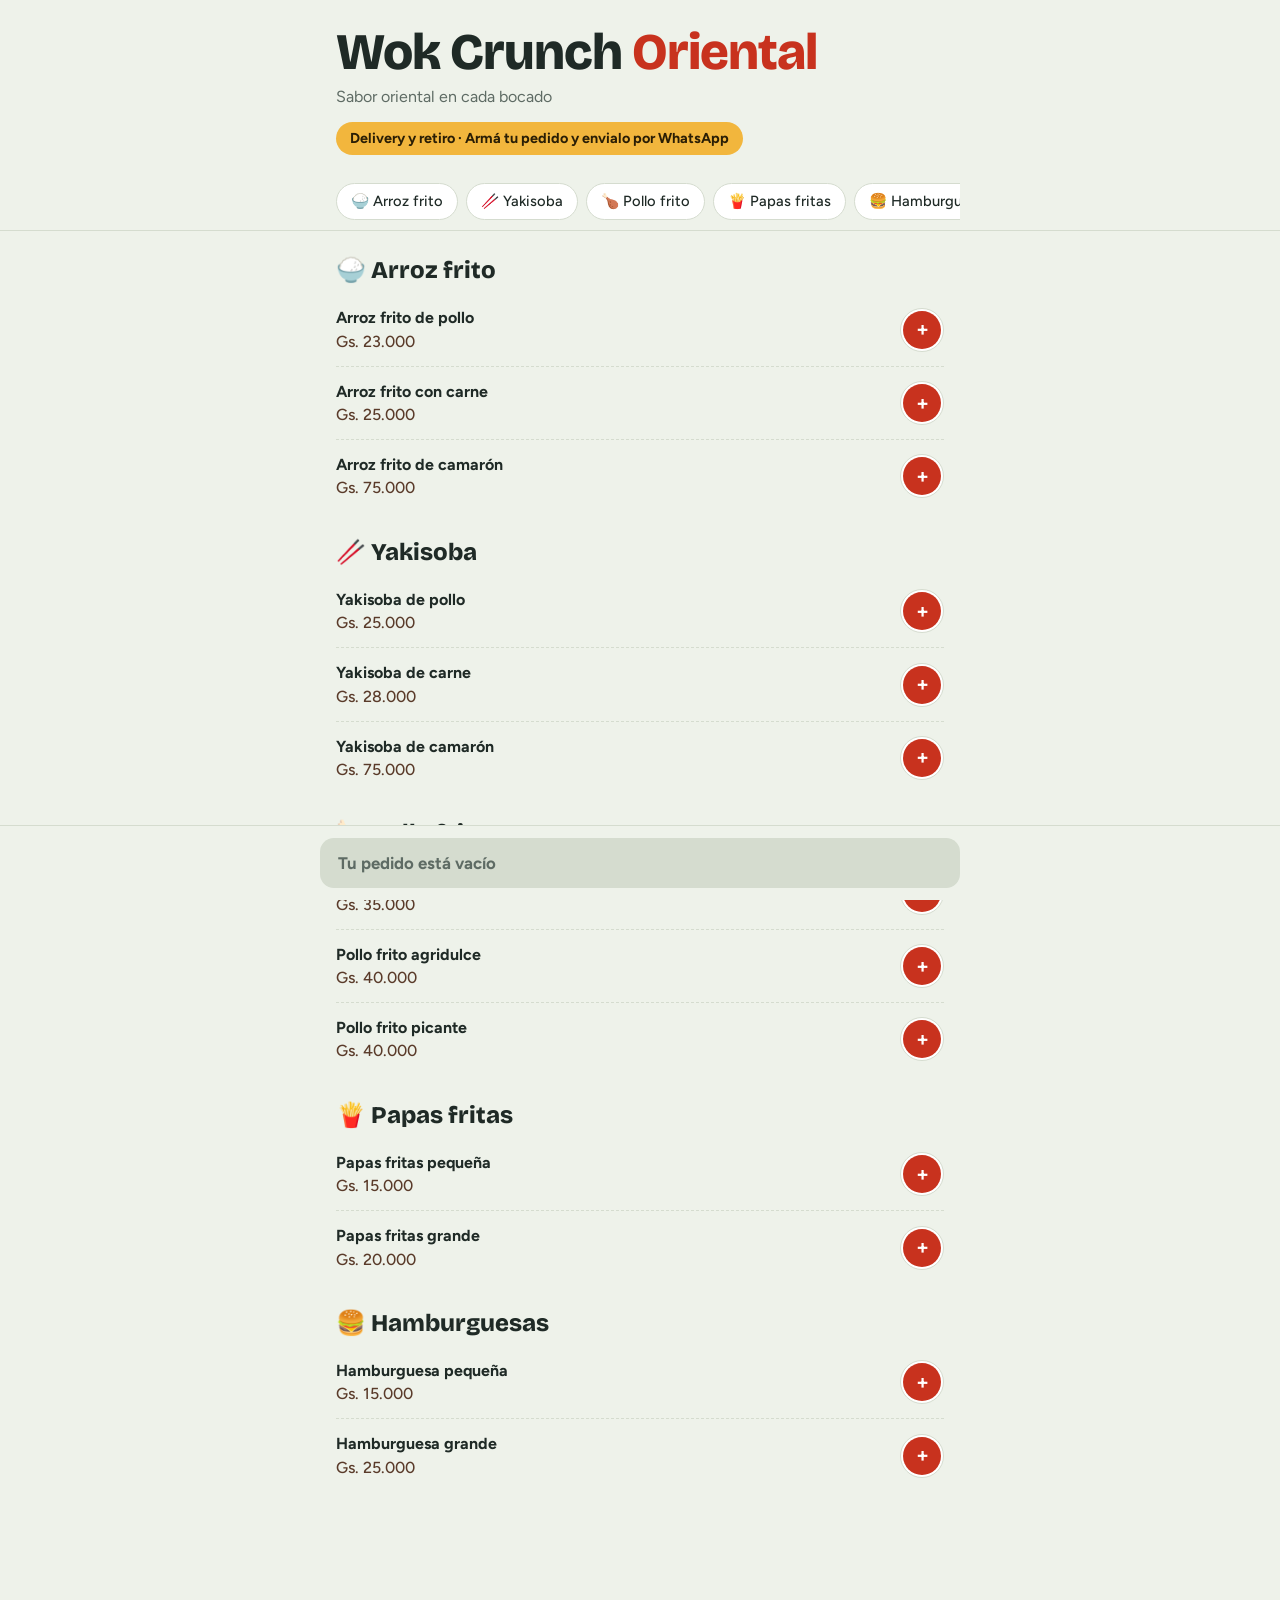
<file: public/assets/aistudio/wok-crunch-menu_ea94c439.html>
<!DOCTYPE html>
<html lang="es">
<head>
<meta charset="utf-8">
<meta name="viewport" content="width=device-width, initial-scale=1, viewport-fit=cover">
<title>Wok Crunch Oriental · Menú</title>
<link rel="stylesheet" href="https://fonts.googleapis.com/css2?family=Bricolage+Grotesque:wght@600;800&family=Figtree:wght@400;500;700&display=swap">
<style>
:root{
  --bg:#EEF2EA;--surface:#FFFFFF;--ink:#1F2A26;--muted:#5E6B64;--line:#D5DCCF;
  --red:#C8321E;--red-ink:#FFFFFF;--sesame:#F2B63D;--soy:#5A3B2A;
  box-sizing:border-box;padding-top:env(safe-area-inset-top,0px);padding-bottom:env(safe-area-inset-bottom,0px);
  color-scheme:light;
}
@media (prefers-color-scheme:dark){:root:not([data-theme="light"]){
  --bg:#14201B;--surface:#1D2B25;--ink:#EDF1E9;--muted:#A3B2A9;--line:#2F4037;
  --red:#E4553F;--red-ink:#1A0D09;--sesame:#F2B63D;--soy:#E3C3AE;color-scheme:dark}}
:root[data-theme="dark"]{--bg:#14201B;--surface:#1D2B25;--ink:#EDF1E9;--muted:#A3B2A9;--line:#2F4037;--red:#E4553F;--red-ink:#1A0D09;--sesame:#F2B63D;--soy:#E3C3AE;color-scheme:dark}
html{height:100%;scroll-padding-top:calc(env(safe-area-inset-top,0px) + 64px);scroll-behavior:smooth}
*{box-sizing:border-box}
body{margin:0;min-height:100%;background:var(--bg);color:var(--ink);font:400 16px/1.45 Figtree,system-ui,-apple-system,Segoe UI,sans-serif;padding-bottom:110px}
.wrap{max-width:640px;margin:0 auto;padding:0 16px}
header{padding:28px 0 18px}
h1{font:800 clamp(2.1rem,9vw,3.2rem)/.95 "Bricolage Grotesque",Figtree,system-ui,sans-serif;margin:0 0 8px;letter-spacing:-.02em}
h1 span{color:var(--red)}
.tag{margin:0;color:var(--muted)}
.info{margin-top:14px;display:inline-block;background:var(--sesame);color:#2A1E05;border-radius:999px;padding:6px 14px;font-weight:700;font-size:.9rem}
body::before{content:"";position:fixed;inset:0 0 auto;height:env(safe-area-inset-top,0px);background:var(--bg);z-index:10}
nav{position:sticky;top:env(safe-area-inset-top,0px);z-index:9;background:var(--bg);border-bottom:1px solid var(--line)}
nav .wrap{display:flex;gap:8px;overflow-x:auto;padding-top:10px;padding-bottom:10px;scrollbar-width:none}
nav a{flex:none;text-decoration:none;color:var(--ink);border:1.5px solid var(--line);background:var(--surface);padding:7px 14px;border-radius:999px;font-weight:500;font-size:.92rem}
nav a:focus-visible,button:focus-visible,input:focus-visible,select:focus-visible,textarea:focus-visible{outline:3px solid var(--sesame);outline-offset:2px}
section{padding-top:26px}
h2{font:800 1.5rem/1.1 "Bricolage Grotesque",Figtree,sans-serif;margin:0 0 10px}
.item{display:flex;align-items:center;gap:12px;padding:13px 0;border-bottom:1px dashed var(--line)}
.item:last-child{border-bottom:0}
.item .n{flex:1;min-width:0}
.item .n b{display:block;font-weight:700}
.item .n i{font-style:normal;color:var(--soy);font-weight:500}
.step{display:flex;align-items:center;gap:2px;background:var(--surface);border:1.5px solid var(--line);border-radius:999px;padding:2px}
.step button{width:38px;height:38px;border:0;border-radius:50%;background:transparent;color:var(--ink);font:700 1.3rem/1 Figtree,sans-serif;cursor:pointer}
.step button.add{background:var(--red);color:var(--red-ink)}
.step output{min-width:24px;text-align:center;font-weight:700}
.bar{position:fixed;left:0;right:0;bottom:0;z-index:20;padding:12px 16px calc(12px + env(safe-area-inset-bottom,0px));background:var(--bg);border-top:1px solid var(--line)}
.bar button{display:flex;width:100%;max-width:640px;margin:0 auto;justify-content:space-between;align-items:center;border:0;border-radius:14px;background:var(--red);color:var(--red-ink);font:700 1.05rem Figtree,sans-serif;padding:15px 18px;cursor:pointer}
.bar button:disabled{background:var(--line);color:var(--muted);cursor:default}
.sheet{position:fixed;inset:0;z-index:30;background:rgba(10,16,13,.6);display:none;align-items:flex-end;justify-content:center}
.sheet.open{display:flex}
.panel{background:var(--bg);width:100%;max-width:640px;max-height:92%;overflow:auto;border-radius:20px 20px 0 0;padding:20px 16px calc(20px + env(safe-area-inset-bottom,0px))}
.panel h3{font:800 1.4rem "Bricolage Grotesque",Figtree,sans-serif;margin:0 0 8px;display:flex;justify-content:space-between;align-items:center}
.x{border:0;background:var(--surface);color:var(--ink);width:36px;height:36px;border-radius:50%;font-size:1.1rem;cursor:pointer}
.line{display:flex;justify-content:space-between;gap:12px;padding:6px 0}
.total{display:flex;justify-content:space-between;font-weight:800;font-size:1.15rem;border-top:2px solid var(--ink);margin-top:8px;padding-top:10px}
label{display:block;font-weight:700;margin:14px 0 6px;font-size:.95rem}
input,select,textarea{width:100%;font:inherit;color:var(--ink);background:var(--surface);border:1.5px solid var(--line);border-radius:10px;padding:11px 12px}
.seg{display:grid;grid-template-columns:1fr 1fr;gap:8px}
.seg label{margin:0;font-weight:500;border:1.5px solid var(--line);background:var(--surface);border-radius:10px;padding:11px;text-align:center;cursor:pointer}
.seg input{position:absolute;opacity:0;width:0}
.seg input:checked+span{font-weight:700}
.seg label:has(input:checked){border-color:var(--red);box-shadow:inset 0 0 0 1.5px var(--red)}
.loc{margin-top:8px;background:transparent;border:1.5px dashed var(--line);color:var(--ink);border-radius:10px;padding:9px 12px;font:inherit;cursor:pointer;width:100%}
.send{margin-top:20px;width:100%;border:0;border-radius:14px;background:#1FA855;color:#fff;font:700 1.05rem Figtree,sans-serif;padding:15px;cursor:pointer}
.err{color:var(--red);font-weight:700;margin:10px 0 0;min-height:1.2em}
.hide{display:none}
@media (prefers-reduced-motion:reduce){html{scroll-behavior:auto}}
</style>
</head>
<body>
<header><div class="wrap">
  <h1>Wok Crunch <span>Oriental</span></h1>
  <p class="tag">Sabor oriental en cada bocado</p>
  <span class="info">Delivery y retiro · Armá tu pedido y envialo por WhatsApp</span>
</div></header>
<nav><div class="wrap" id="chips"></div></nav>
<main class="wrap" id="menu"></main>

<div class="bar"><button id="open" disabled><span id="cnt">Tu pedido está vacío</span><span id="tot"></span></button></div>

<div class="sheet" id="sheet" role="dialog" aria-modal="true" aria-label="Tu pedido">
<div class="panel">
  <h3>Tu pedido <button class="x" id="close" aria-label="Cerrar">✕</button></h3>
  <div id="lines"></div>
  <div class="total"><span>Total</span><span id="sum"></span></div>

  <label for="name">Nombre</label>
  <input id="name" autocomplete="name" placeholder="Tu nombre">

  <label>Tipo de entrega</label>
  <div class="seg">
    <label><input type="radio" name="tipo" value="Delivery" checked><span>🛵 Delivery</span></label>
    <label><input type="radio" name="tipo" value="Retiro"><span>🏪 Retiro</span></label>
  </div>

  <div id="addrBox">
    <label for="addr">Dirección / ubicación</label>
    <textarea id="addr" rows="2" placeholder="Calle, número, referencia"></textarea>
    <button class="loc" id="loc" type="button">📍 Agregar mi ubicación actual</button>
  </div>

  <label for="pay">Forma de pago</label>
  <select id="pay"><option>Efectivo</option><option>Transferencia</option></select>

  <label for="obs">Observaciones (opcional)</label>
  <input id="obs" placeholder="Ej: sin cebolla">

  <p class="err" id="err" role="alert"></p>
  <button class="send" id="send">Enviar pedido por WhatsApp</button>
</div>
</div>

<script>
// Número de WhatsApp del negocio, con código de país y sin signos. Ej: "595981123456".
// Si queda vacío, WhatsApp abre y deja elegir el contacto.
var WHATSAPP = "595991607393";

var MENU = [
  {id:"arroz", t:"🍚 Arroz frito", items:[["Arroz frito de pollo",23000],["Arroz frito con carne",25000],["Arroz frito de camarón",75000]]},
  {id:"yaki", t:"🥢 Yakisoba", items:[["Yakisoba de pollo",25000],["Yakisoba de carne",28000],["Yakisoba de camarón",75000]]},
  {id:"pollo", t:"🍗 Pollo frito", items:[["Pollo frito normal",35000],["Pollo frito agridulce",40000],["Pollo frito picante",40000]]},
  {id:"papas", t:"🍟 Papas fritas", items:[["Papas fritas pequeña",15000],["Papas fritas grande",20000]]},
  {id:"burg", t:"🍔 Hamburguesas", items:[["Hamburguesa pequeña",15000],["Hamburguesa grande",25000]]}
];
var qty = {}; // clave "c-i" -> cantidad
function gs(n){return "Gs. " + String(n).replace(/\B(?=(\d{3})+(?!\d))/g,".");}
function $(id){return document.getElementById(id);}

var menuEl=$("menu"), chips=$("chips");
MENU.forEach(function(c,ci){
  var a=document.createElement("a"); a.href="#"+c.id; a.textContent=c.t; chips.appendChild(a);
  var s=document.createElement("section"); s.id=c.id;
  var h='<h2>'+c.t+'</h2>';
  c.items.forEach(function(it,ii){
    var k=ci+"-"+ii;
    h+='<div class="item"><div class="n"><b>'+it[0]+'</b><i>'+gs(it[1])+'</i></div>'+
       '<div class="step" data-k="'+k+'"><button type="button" data-d="-1" aria-label="Quitar" class="hide">−</button>'+
       '<output class="hide">0</output><button type="button" data-d="1" class="add" aria-label="Agregar">+</button></div></div>';
  });
  s.innerHTML=h; menuEl.appendChild(s);
});

menuEl.addEventListener("click",function(e){
  var b=e.target.closest("button[data-d]"); if(!b) return;
  change(b.parentNode.getAttribute("data-k"), +b.getAttribute("data-d"));
});

function change(k,d){
  qty[k]=Math.max(0,(qty[k]||0)+d);
  var st=document.querySelector('.step[data-k="'+k+'"]');
  var q=qty[k];
  st.querySelector("output").textContent=q;
  st.querySelector("output").classList.toggle("hide",q===0);
  st.querySelector('[data-d="-1"]').classList.toggle("hide",q===0);
  refresh();
}
function cart(){
  var out=[],total=0,count=0;
  MENU.forEach(function(c,ci){c.items.forEach(function(it,ii){
    var q=qty[ci+"-"+ii]||0; if(q){out.push({n:it[0],q:q,s:q*it[1]});total+=q*it[1];count+=q;}
  });});
  return {lines:out,total:total,count:count};
}
function refresh(){
  var c=cart();
  $("open").disabled=c.count===0;
  $("cnt").textContent=c.count?("Ver pedido ("+c.count+(c.count===1?" ítem)":" ítems)")):"Tu pedido está vacío";
  $("tot").textContent=c.count?gs(c.total):"";
  if($("sheet").classList.contains("open")) renderLines();
}
function renderLines(){
  var c=cart();
  $("lines").innerHTML=c.lines.map(function(l){return '<div class="line"><span>'+l.q+' × '+l.n+'</span><b>'+gs(l.s)+'</b></div>';}).join("");
  $("sum").textContent=gs(c.total);
  if(!c.count) closeSheet();
}
function openSheet(){renderLines();$("sheet").classList.add("open");}
function closeSheet(){$("sheet").classList.remove("open");}
$("open").onclick=openSheet; $("close").onclick=closeSheet;
$("sheet").addEventListener("click",function(e){if(e.target===this)closeSheet();});
document.addEventListener("keydown",function(e){if(e.key==="Escape")closeSheet();});

function tipo(){return document.querySelector('input[name="tipo"]:checked').value;}
document.querySelectorAll('input[name="tipo"]').forEach(function(r){
  r.onchange=function(){$("addrBox").classList.toggle("hide",tipo()==="Retiro");};
});
$("loc").onclick=function(){
  var btn=this;
  if(!navigator.geolocation){$("err").textContent="Tu navegador no permite obtener la ubicación.";return;}
  btn.textContent="Buscando ubicación…";
  navigator.geolocation.getCurrentPosition(function(p){
    var link="https://maps.google.com/?q="+p.coords.latitude.toFixed(6)+","+p.coords.longitude.toFixed(6);
    $("addr").value=($("addr").value?$("addr").value+"\n":"")+link;
    btn.textContent="📍 Ubicación agregada"; $("err").textContent="";
  },function(){btn.textContent="📍 Agregar mi ubicación actual";$("err").textContent="No pudimos obtener tu ubicación. Escribí la dirección.";});
};

$("send").onclick=function(){
  var c=cart(), name=$("name").value.trim(), t=tipo(), addr=$("addr").value.trim();
  if(!c.count){$("err").textContent="Agregá al menos un plato.";return;}
  if(!name){$("err").textContent="Escribí tu nombre.";$("name").focus();return;}
  if(t==="Delivery"&&!addr){$("err").textContent="Escribí la dirección o agregá tu ubicación.";$("addr").focus();return;}
  $("err").textContent="";
  var m="🥢 *NUEVO PEDIDO · WOK CRUNCH ORIENTAL*\n\n1️⃣ *Pedido:*\n";
  c.lines.forEach(function(l){m+="• "+l.q+" × "+l.n+" — "+gs(l.s)+"\n";});
  m+="\n💰 *Total:* "+gs(c.total)+"\n2️⃣ *Nombre:* "+name+"\n3️⃣ *Entrega:* "+t+"\n";
  if(t==="Delivery") m+="4️⃣ *Dirección:* "+addr+"\n";
  m+="5️⃣ *Pago:* "+$("pay").value;
  var o=$("obs").value.trim(); if(o) m+="\n📝 *Obs.:* "+o;
  var url="https://wa.me/"+WHATSAPP+"?text="+encodeURIComponent(m);
  window.open(url,"_blank");
};
</script>
</body>
</html>
</file>
